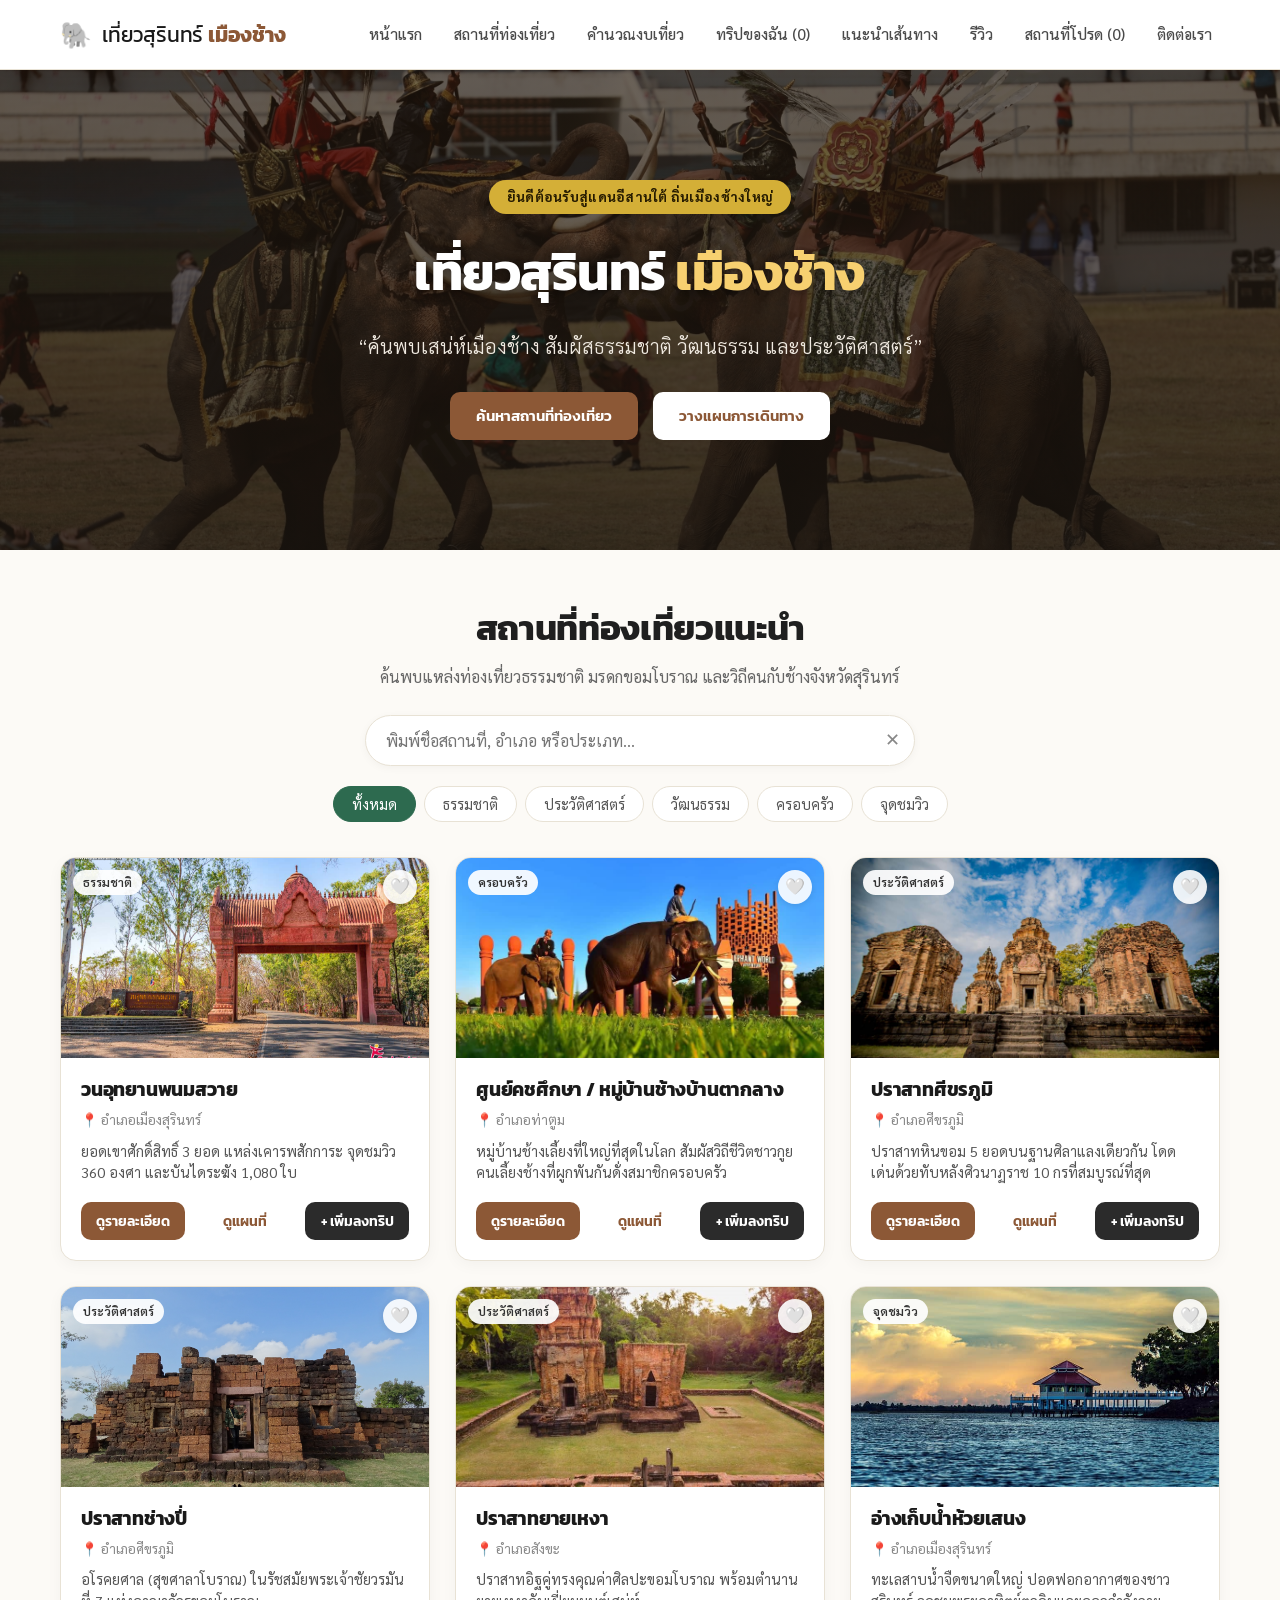
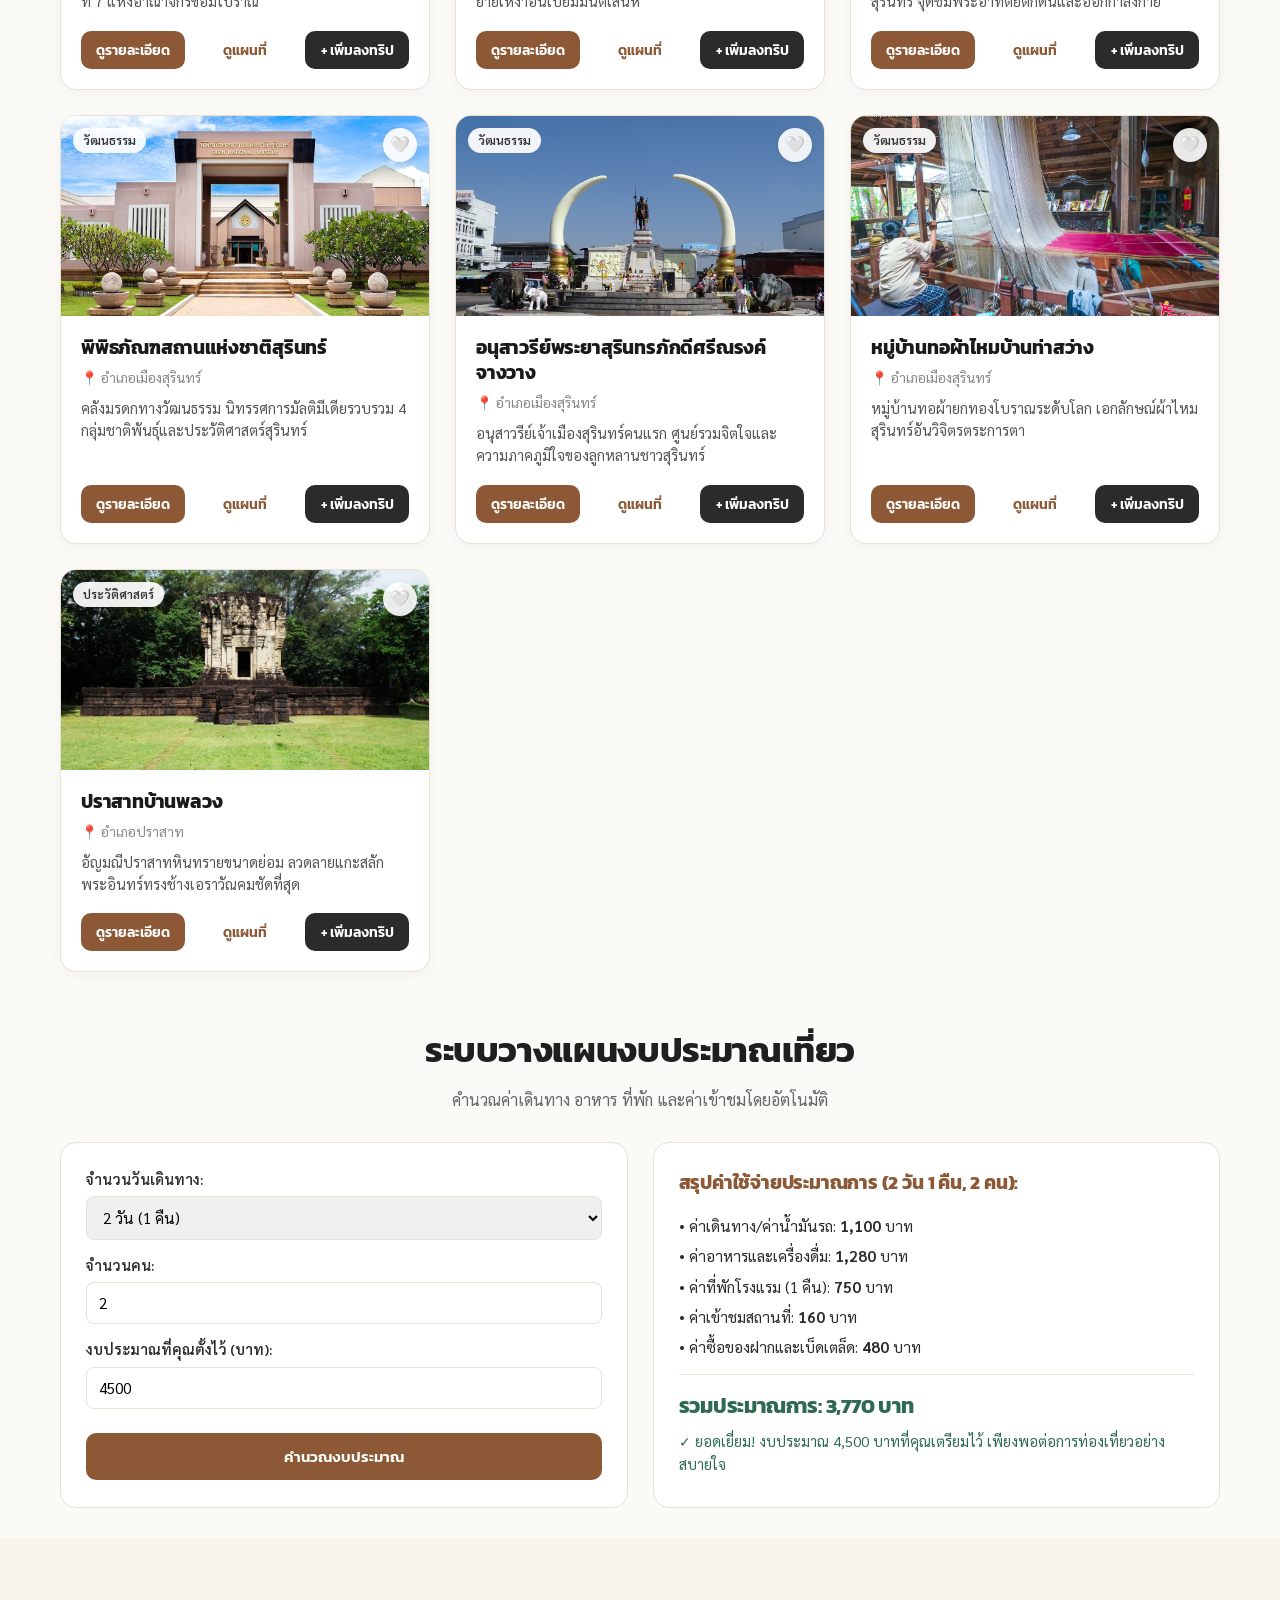
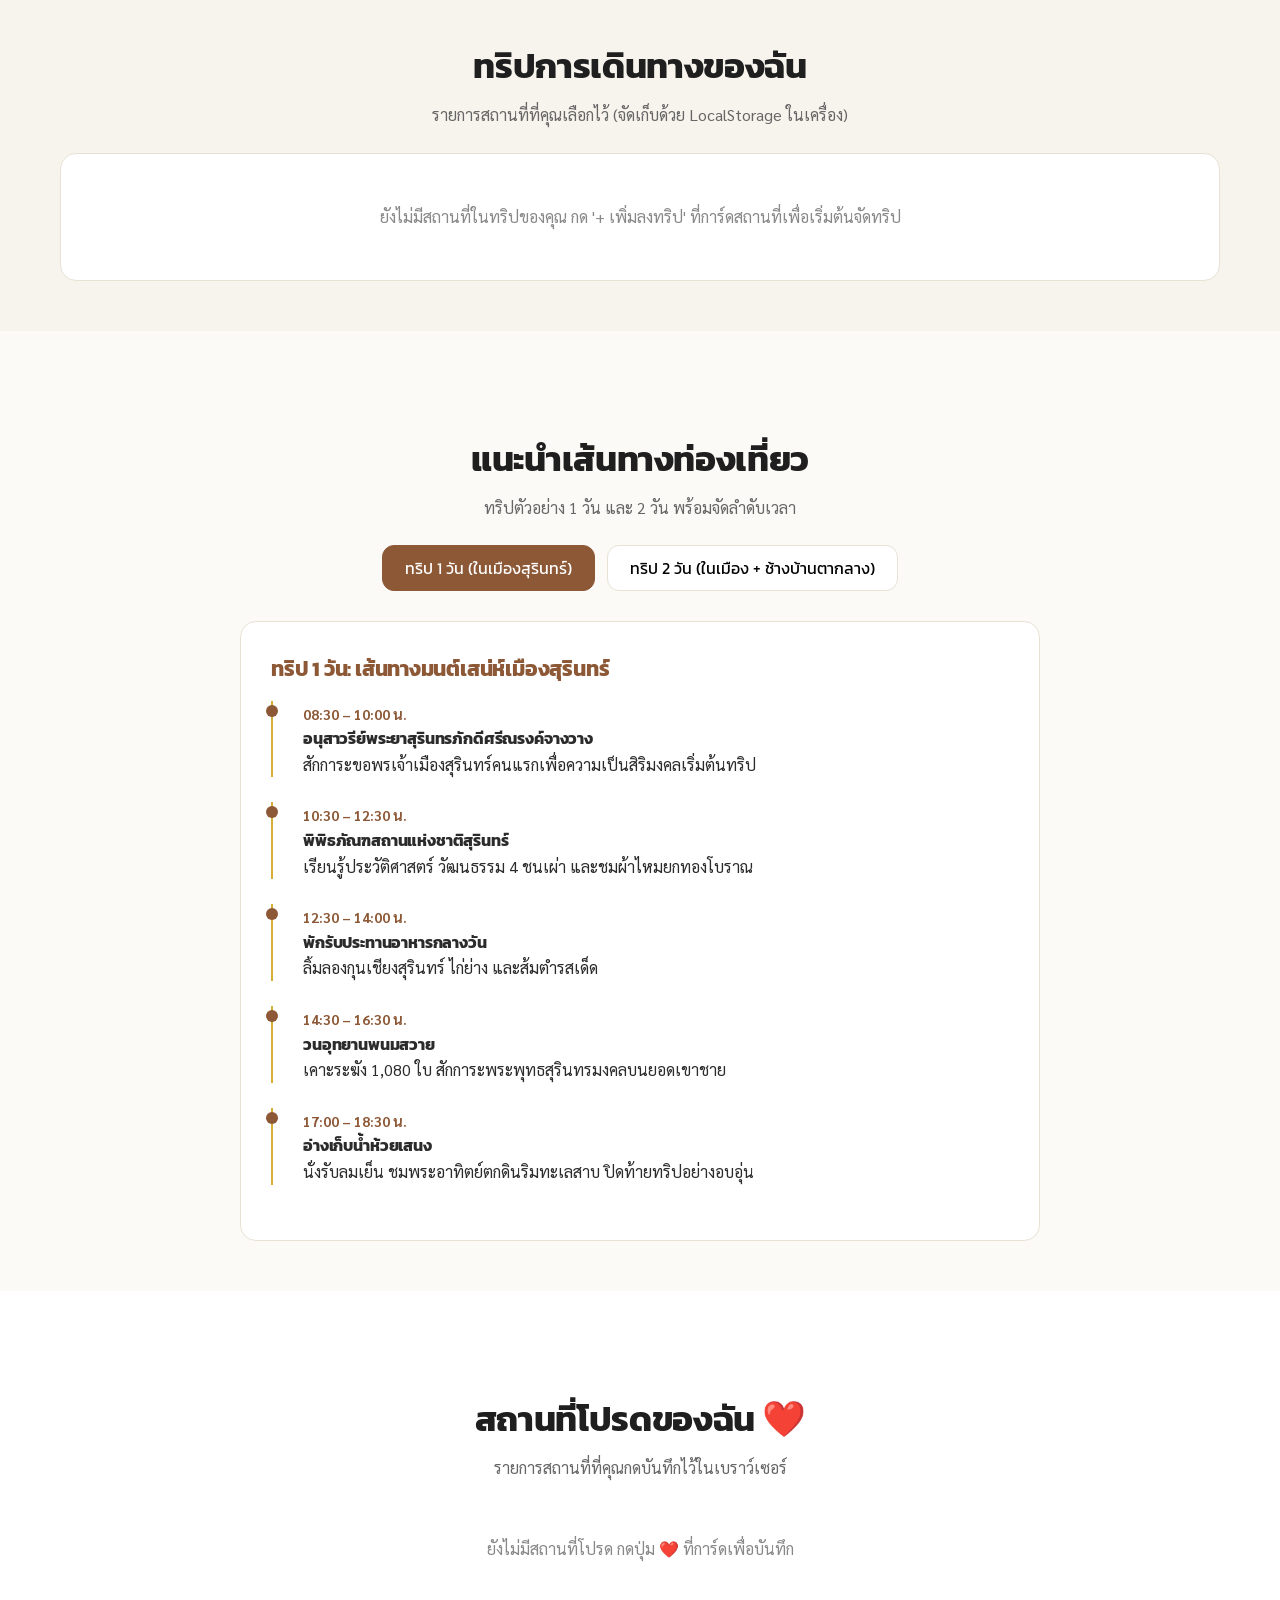
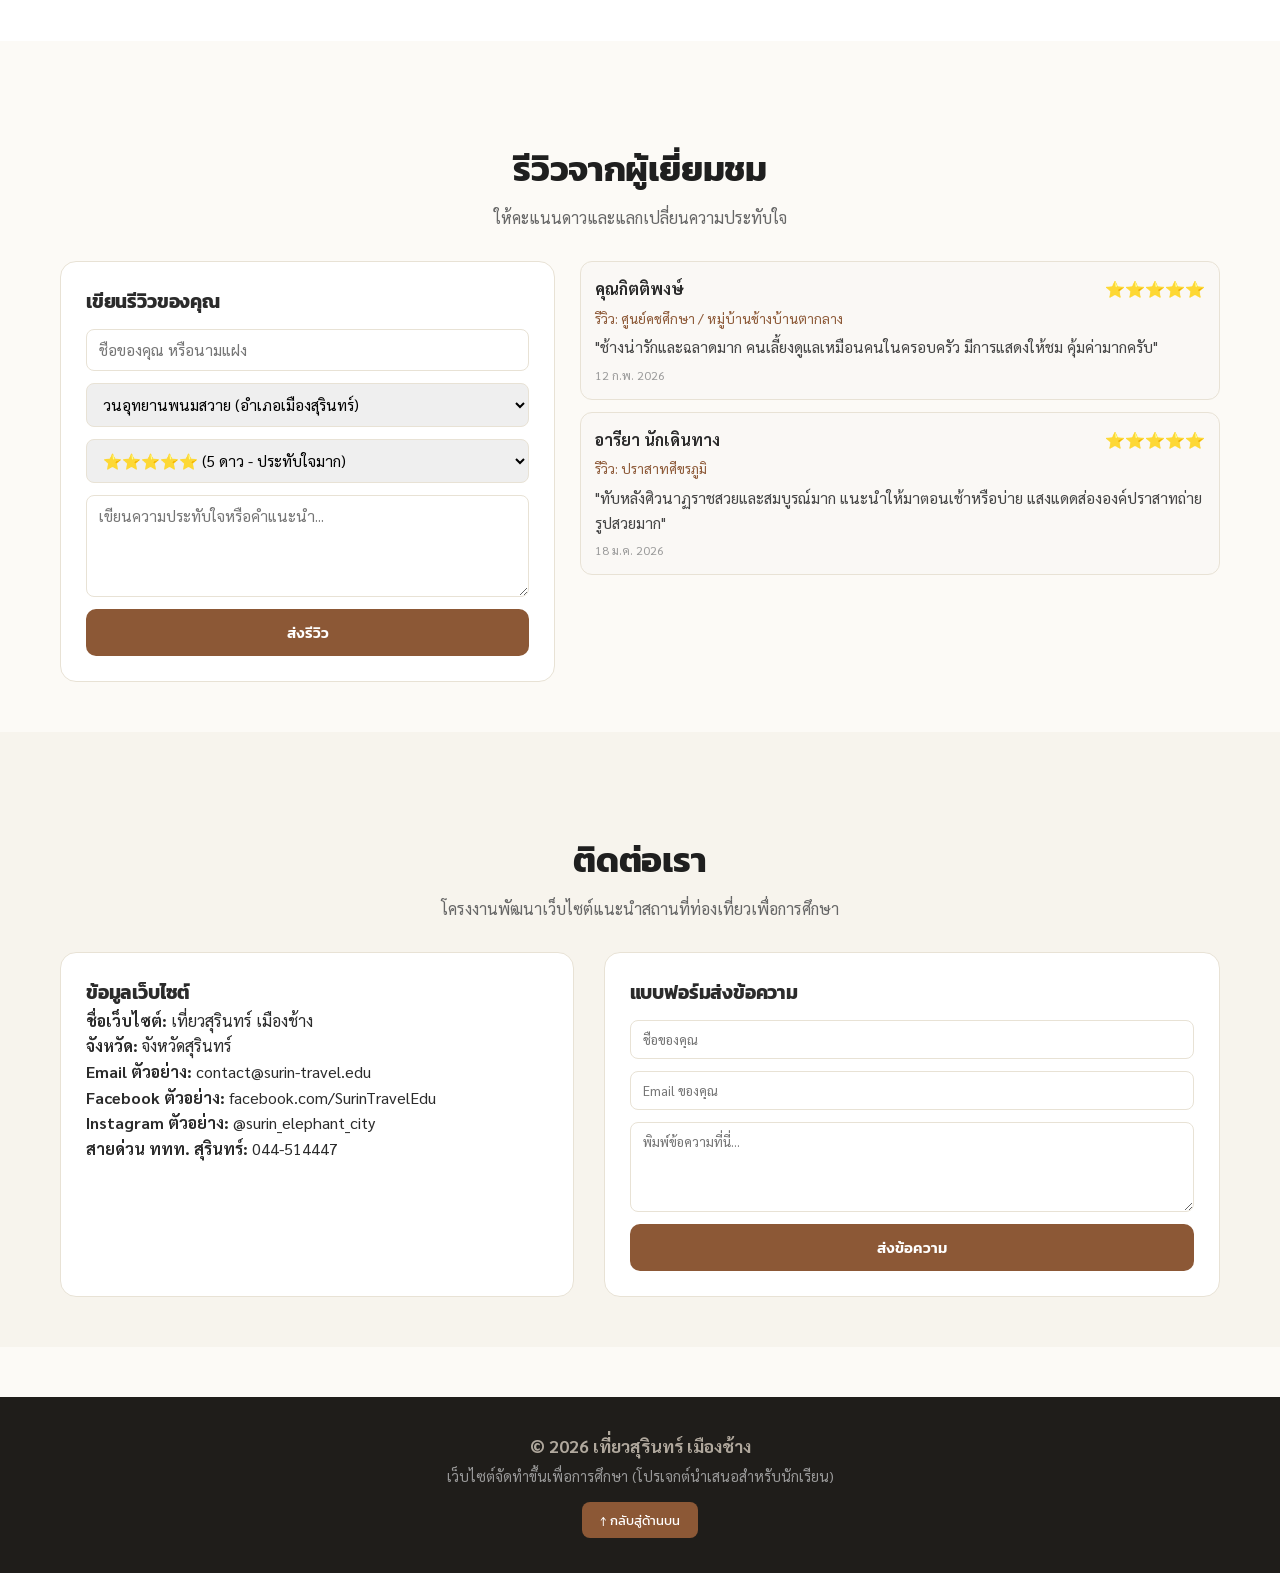
<file: public/student-project/index.html>
<!DOCTYPE html>
<html lang="th">
<head>
  <meta charset="UTF-8">
  <meta name="viewport" content="width=device-width, initial-scale=1.0">
  <title>เที่ยวสุรินทร์ เมืองช้าง - เว็บไซต์แนะนำสถานที่ท่องเที่ยว</title>
  <meta name="description" content="โครงงานเว็บไซต์แนะนำสถานที่ท่องเที่ยวจังหวัดสุรินทร์ เสน่ห์เมืองช้าง ธรรมชาติ และอารยธรรมขอม">
  <link rel="stylesheet" href="style.css">
  <link rel="preconnect" href="https://fonts.googleapis.com">
  <link rel="preconnect" href="https://fonts.gstatic.com" crossorigin>
  <link href="https://fonts.googleapis.com/css2?family=Kanit:wght@400;600;700&family=Sarabun:wght@300;400;500;600;700&display=swap" rel="stylesheet">
</head>
<body>

  <!-- แถบนำทาง Navbar -->
  <nav class="navbar" id="navbar">
    <div class="nav-container">
      <div class="nav-brand">
        <span class="logo-icon">🐘</span>
        <span class="brand-text">เที่ยวสุรินทร์ <strong>เมืองช้าง</strong></span>
      </div>
      <div class="nav-links" id="navLinks">
        <a href="#hero">หน้าแรก</a>
        <a href="#places">สถานที่ท่องเที่ยว</a>
        <a href="#budget">คำนวณงบเที่ยว</a>
        <a href="#mytrip">ทริปของฉัน (<span id="tripBadge">0</span>)</a>
        <a href="#itinerary">แนะนำเส้นทาง</a>
        <a href="#reviews">รีวิว</a>
        <a href="#favorites">สถานที่โปรด (<span id="favBadge">0</span>)</a>
        <a href="#contact">ติดต่อเรา</a>
      </div>
      <button class="menu-toggle" id="menuToggle" aria-label="เปิดเมนู">☰</button>
    </div>
  </nav>

  <!-- หน้าแรก Hero Section -->
  <header class="hero" id="hero">
    <div class="hero-content">
      <div class="hero-badge">ยินดีต้อนรับสู่แดนอีสานใต้ ถิ่นเมืองช้างใหญ่</div>
      <h1>เที่ยวสุรินทร์ <span class="highlight">เมืองช้าง</span></h1>
      <p class="tagline">“ค้นพบเสน่ห์เมืองช้าง สัมผัสธรรมชาติ วัฒนธรรม และประวัติศาสตร์”</p>
      <div class="hero-buttons">
        <a href="#places" class="btn btn-primary">ค้นหาสถานที่ท่องเที่ยว</a>
        <a href="#budget" class="btn btn-secondary">วางแผนการเดินทาง</a>
      </div>
    </div>
  </header>

  <!-- ส่วนสถานที่ท่องเที่ยว ค้นหา และกรอง -->
  <section class="places-section" id="places">
    <div class="container">
      <div class="section-title">
        <h2>สถานที่ท่องเที่ยวแนะนำ</h2>
        <p>ค้นพบแหล่งท่องเที่ยวธรรมชาติ มรดกขอมโบราณ และวิถีคนกับช้างจังหวัดสุรินทร์</p>
      </div>

      <!-- ค้นหาแบบ Real-time -->
      <div class="search-box">
        <input type="text" id="searchInput" placeholder="พิมพ์ชื่อสถานที่, อำเภอ หรือประเภท..." autocomplete="off">
        <button id="clearSearchBtn" title="ล้างการค้นหา">✕</button>
      </div>

      <!-- ปุ่มกรองประเภท -->
      <div class="filter-buttons" id="filterButtons">
        <button class="filter-btn active" data-category="ทั้งหมด">ทั้งหมด</button>
        <button class="filter-btn" data-category="ธรรมชาติ">ธรรมชาติ</button>
        <button class="filter-btn" data-category="ประวัติศาสตร์">ประวัติศาสตร์</button>
        <button class="filter-btn" data-category="วัฒนธรรม">วัฒนธรรม</button>
        <button class="filter-btn" data-category="ครอบครัว">ครอบครัว</button>
        <button class="filter-btn" data-category="จุดชมวิว">จุดชมวิว</button>
      </div>

      <!-- การ์ดสถานที่ท่องเที่ยว -->
      <div class="places-grid" id="placesGrid"></div>

      <!-- ข้อความไม่พบ -->
      <div id="noResults" class="no-results" style="display: none;">
        <p>ไม่พบสถานที่ที่ค้นหา</p>
      </div>
    </div>
  </section>

  <!-- หน้าต่างรายละเอียดสถานที่ (Modal) -->
  <div class="modal" id="detailModal">
    <div class="modal-content" id="modalContent">
      <button class="close-modal" id="closeModalBtn">&times;</button>
      <div id="modalBody"></div>
    </div>
  </div>

  <!-- ระบบคำนวณงบประมาณเที่ยว -->
  <section class="budget-section" id="budget">
    <div class="container">
      <div class="section-title">
        <h2>ระบบวางแผนงบประมาณเที่ยว</h2>
        <p>คำนวณค่าเดินทาง อาหาร ที่พัก และค่าเข้าชมโดยอัตโนมัติ</p>
      </div>
      <div class="budget-grid">
        <div class="budget-card input-card">
          <label>จำนวนวันเดินทาง: 
            <select id="calcDays">
              <option value="1">1 วัน (เช้า-เย็นกลับ)</option>
              <option value="2" selected>2 วัน (1 คืน)</option>
              <option value="3">3 วัน (2 คืน)</option>
            </select>
          </label>
          <label>จำนวนคน: 
            <input type="number" id="calcPeople" value="2" min="1" max="10">
          </label>
          <label>งบประมาณที่คุณตั้งไว้ (บาท): 
            <input type="number" id="calcBudget" value="4500" min="500" step="500">
          </label>
          <button id="recalcBtn" class="btn btn-primary" style="width: 100%; margin-top: 10px;">คำนวณงบประมาณ</button>
        </div>
        <div class="budget-card result-card" id="calcResults"></div>
      </div>
    </div>
  </section>

  <!-- ระบบจัดทริปของฉัน (My Trip) -->
  <section class="mytrip-section" id="mytrip">
    <div class="container">
      <div class="section-title">
        <h2>ทริปการเดินทางของฉัน</h2>
        <p>รายการสถานที่ที่คุณเลือกไว้ (จัดเก็บด้วย LocalStorage ในเครื่อง)</p>
      </div>
      <div id="myTripList" class="trip-list"></div>
    </div>
  </section>

  <!-- แนะนำเส้นทางท่องเที่ยว -->
  <section class="itinerary-section" id="itinerary">
    <div class="container">
      <div class="section-title">
        <h2>แนะนำเส้นทางท่องเที่ยว</h2>
        <p>ทริปตัวอย่าง 1 วัน และ 2 วัน พร้อมจัดลำดับเวลา</p>
      </div>
      <div class="itinerary-tabs">
        <button class="itinerary-tab active" id="tabTrip1" onclick="showItinerary(1)">ทริป 1 วัน (ในเมืองสุรินทร์)</button>
        <button class="itinerary-tab" id="tabTrip2" onclick="showItinerary(2)">ทริป 2 วัน (ในเมือง + ช้างบ้านตากลาง)</button>
      </div>
      <div id="itineraryContent" class="timeline-box"></div>
    </div>
  </section>

  <!-- สถานที่โปรด Favorites -->
  <section class="favorites-section" id="favorites" style="padding: 50px 0; background: #fff;">
    <div class="container">
      <div class="section-title">
        <h2>สถานที่โปรดของฉัน ❤️</h2>
        <p>รายการสถานที่ที่คุณกดบันทึกไว้ในเบราว์เซอร์</p>
      </div>
      <div id="favoritesList" class="favorites-grid" style="display: grid; grid-template-columns: repeat(auto-fill, minmax(280px, 1fr)); gap: 20px;"></div>
    </div>
  </section>

  <!-- ระบบรีวิว -->
  <section class="reviews-section" id="reviews">
    <div class="container">
      <div class="section-title">
        <h2>รีวิวจากผู้เยี่ยมชม</h2>
        <p>ให้คะแนนดาวและแลกเปลี่ยนความประทับใจ</p>
      </div>
      <div class="reviews-layout">
        <form id="reviewForm" class="review-form">
          <h3>เขียนรีวิวของคุณ</h3>
          <input type="text" id="reviewerName" placeholder="ชื่อของคุณ หรือนามแฝง" required>
          <select id="reviewPlace" required></select>
          <select id="reviewRating">
            <option value="5">⭐⭐⭐⭐⭐ (5 ดาว - ประทับใจมาก)</option>
            <option value="4">⭐⭐⭐⭐ (4 ดาว - ดีมาก)</option>
            <option value="3">⭐⭐⭐ (3 ดาว - ปานกลาง)</option>
            <option value="2">⭐⭐ (2 ดาว - ควรปรับปรุง)</option>
            <option value="1">⭐ (1 ดาว - ไม่ประทับใจ)</option>
          </select>
          <textarea id="reviewComment" placeholder="เขียนความประทับใจหรือคำแนะนำ..." rows="4" required></textarea>
          <button type="submit" class="btn btn-primary" style="width: 100%;">ส่งรีวิว</button>
        </form>
        <div id="reviewsList" class="reviews-list"></div>
      </div>
    </div>
  </section>

  <!-- ข้อมูลติดต่อ -->
  <section class="contact-section" id="contact">
    <div class="container">
      <div class="section-title">
        <h2>ติดต่อเรา</h2>
        <p>โครงงานพัฒนาเว็บไซต์แนะนำสถานที่ท่องเที่ยวเพื่อการศึกษา</p>
      </div>
      <div class="contact-grid">
        <div class="contact-info">
          <h3>ข้อมูลเว็บไซต์</h3>
          <p><strong>ชื่อเว็บไซต์:</strong> เที่ยวสุรินทร์ เมืองช้าง</p>
          <p><strong>จังหวัด:</strong> จังหวัดสุรินทร์</p>
          <p><strong>Email ตัวอย่าง:</strong> contact@surin-travel.edu</p>
          <p><strong>Facebook ตัวอย่าง:</strong> facebook.com/SurinTravelEdu</p>
          <p><strong>Instagram ตัวอย่าง:</strong> @surin_elephant_city</p>
          <p><strong>สายด่วน ททท. สุรินทร์:</strong> 044-514447</p>
        </div>
        <form class="contact-form" onsubmit="alert('ส่งข้อความเรียบร้อย ขอบคุณครับ!'); this.reset(); return false;">
          <h3>แบบฟอร์มส่งข้อความ</h3>
          <input type="text" placeholder="ชื่อของคุณ" required>
          <input type="email" placeholder="Email ของคุณ" required>
          <textarea placeholder="พิมพ์ข้อความที่นี่..." rows="4" required></textarea>
          <button type="submit" class="btn btn-primary">ส่งข้อความ</button>
        </form>
      </div>
    </div>
  </section>

  <!-- ส่วนท้าย Footer -->
  <footer class="footer">
    <div class="container">
      <p style="font-weight: bold; font-size: 1.1rem; margin-bottom: 5px;">© 2026 เที่ยวสุรินทร์ เมืองช้าง</p>
      <p style="color: #999; font-size: 0.9rem;">เว็บไซต์จัดทำขึ้นเพื่อการศึกษา (โปรเจกต์นำเสนอสำหรับนักเรียน)</p>
      <button id="backToTopBtn" class="back-to-top">↑ กลับสู่ด้านบน</button>
    </div>
  </footer>

  <script src="script.js"></script>
</body>
</html>
</file>
<file: public/student-project/style.css>
/* 
========================================================================
โครงงาน: เว็บไซต์แนะนำสถานที่ท่องเที่ยวจังหวัดสุรินทร์
ชื่อเว็บไซต์: "เที่ยวสุรินทร์ เมืองช้าง"
ไฟล์: style.css
ธีม: เมืองช้างและวัฒนธรรมสุรินทร์ (เขียว, น้ำตาล, ทอง, ครีม)
Responsive Design รองรับมือถือ แท็บเล็ต และคอมพิวเตอร์
========================================================================
*/

:root {
  --color-primary: #8c5836;       /* น้ำตาลดินเผา/ช้าง */
  --color-primary-dark: #6e4125;
  --color-secondary: #2d6a4f;     /* เขียวธรรมชาติ/ป่าไม้ */
  --color-accent: #d4af37;        /* ทองมรดกวัฒนธรรม */
  --color-bg: #fcfaf6;            /* ครีมละมุนตา */
  --color-surface: #ffffff;
  --color-text-main: #2b2b2b;
  --color-text-muted: #666666;
  --color-border: #e8e2d5;
  --font-heading: 'Kanit', sans-serif;
  --font-body: 'Sarabun', sans-serif;
}

* {
  margin: 0;
  padding: 0;
  box-sizing: border-box;
}

body {
  font-family: var(--font-body);
  background-color: var(--color-bg);
  color: var(--color-text-main);
  line-height: 1.6;
  scroll-behavior: smooth;
}

h1, h2, h3, h4, h5, .brand-text {
  font-family: var(--font-heading);
  letter-spacing: -0.01em;
}

.container {
  max-width: 1200px;
  margin: 0 auto;
  padding: 0 20px;
}

/* 1. แถบนำทาง Navbar */
.navbar {
  position: sticky;
  top: 0;
  background: rgba(255, 255, 255, 0.95);
  backdrop-filter: blur(8px);
  border-bottom: 1px solid var(--color-border);
  z-index: 1000;
  box-shadow: 0 2px 10px rgba(0,0,0,0.03);
}

.nav-container {
  max-width: 1200px;
  margin: 0 auto;
  padding: 14px 20px;
  display: flex;
  justify-content: space-between;
  align-items: center;
}

.nav-brand {
  display: flex;
  align-items: center;
  gap: 10px;
  font-size: 1.3rem;
  color: #1a1a1a;
  text-decoration: none;
}

.logo-icon {
  font-size: 1.6rem;
}

.nav-brand strong {
  color: var(--color-primary);
}

.nav-links {
  display: flex;
  align-items: center;
  gap: 16px;
}

.nav-links a {
  text-decoration: none;
  color: #4a4a4a;
  font-size: 0.95rem;
  font-weight: 500;
  transition: color 0.2s;
  padding: 4px 8px;
  border-radius: 6px;
}

.nav-links a:hover {
  color: var(--color-primary);
  background-color: #f7f3eb;
}

.menu-toggle {
  display: none;
  background: none;
  border: none;
  font-size: 1.6rem;
  cursor: pointer;
  color: var(--color-text-main);
}

/* 2. ส่วน Hero */
.hero {
  background: linear-gradient(rgba(35, 24, 15, 0.65), rgba(25, 20, 15, 0.8)),
              url('images/surin-symbol.jpg') center/cover no-repeat;
  color: #ffffff;
  padding: 110px 20px;
  text-align: center;
}

.hero-content {
  max-width: 800px;
  margin: 0 auto;
}

.hero-badge {
  display: inline-block;
  background: var(--color-accent);
  color: #261b00;
  padding: 6px 18px;
  border-radius: 20px;
  font-size: 0.85rem;
  font-weight: 700;
  margin-bottom: 18px;
  letter-spacing: 0.02em;
}

.hero h1 {
  font-size: 3.2rem;
  margin-bottom: 16px;
  text-shadow: 0 2px 10px rgba(0,0,0,0.4);
}

.hero .highlight {
  color: #f7d070;
}

.tagline {
  font-size: 1.25rem;
  margin-bottom: 30px;
  color: #f0eae1;
  font-weight: 300;
}

.hero-buttons {
  display: flex;
  justify-content: center;
  gap: 15px;
  flex-wrap: wrap;
}

/* ปุ่มทั่วไป */
.btn {
  display: inline-block;
  padding: 12px 26px;
  border-radius: 10px;
  font-family: var(--font-heading);
  text-decoration: none;
  font-weight: 600;
  cursor: pointer;
  border: none;
  transition: all 0.2s;
  font-size: 0.95rem;
}

.btn:hover {
  transform: translateY(-2px);
  box-shadow: 0 4px 12px rgba(0,0,0,0.15);
}

.btn-primary {
  background-color: var(--color-primary);
  color: #ffffff;
}

.btn-primary:hover {
  background-color: var(--color-primary-dark);
}

.btn-secondary {
  background-color: #ffffff;
  color: var(--color-primary);
}

.btn-secondary:hover {
  background-color: #f7f3eb;
}

/* 3. ส่วนค้นหาและกรอง */
.section-title {
  text-align: center;
  margin: 50px 0 25px;
}

.section-title h2 {
  font-size: 2.2rem;
  color: #1f1f1f;
  margin-bottom: 8px;
}

.section-title p {
  color: var(--color-text-muted);
  font-size: 1rem;
}

.search-box {
  max-width: 550px;
  margin: 0 auto 20px;
  position: relative;
}

.search-box input {
  width: 100%;
  padding: 14px 45px 14px 20px;
  border: 1px solid var(--color-border);
  border-radius: 30px;
  font-size: 1rem;
  font-family: var(--font-body);
  background-color: var(--color-surface);
  box-shadow: 0 2px 8px rgba(0,0,0,0.04);
  outline: none;
  transition: border-color 0.2s;
}

.search-box input:focus {
  border-color: var(--color-primary);
}

.search-box button {
  position: absolute;
  right: 15px;
  top: 50%;
  transform: translateY(-50%);
  background: none;
  border: none;
  font-size: 1.1rem;
  color: #888;
  cursor: pointer;
}

.filter-buttons {
  display: flex;
  justify-content: center;
  flex-wrap: wrap;
  gap: 8px;
  margin-bottom: 35px;
}

.filter-btn {
  padding: 8px 18px;
  border-radius: 20px;
  border: 1px solid var(--color-border);
  background: var(--color-surface);
  cursor: pointer;
  font-size: 0.9rem;
  font-family: var(--font-body);
  color: #555;
  transition: all 0.2s;
}

.filter-btn.active, .filter-btn:hover {
  background: var(--color-secondary);
  color: #ffffff;
  border-color: var(--color-secondary);
}

/* 4. การ์ดสถานที่ท่องเที่ยว */
.places-grid {
  display: grid;
  grid-template-columns: repeat(auto-fill, minmax(280px, 1fr));
  gap: 25px;
  margin-bottom: 40px;
}

.place-card {
  background: var(--color-surface);
  border-radius: 16px;
  overflow: hidden;
  box-shadow: 0 4px 15px rgba(0,0,0,0.04);
  border: 1px solid var(--color-border);
  transition: transform 0.25s, box-shadow 0.25s;
  display: flex;
  flex-direction: column;
}

.place-card:hover {
  transform: translateY(-6px);
  box-shadow: 0 12px 28px rgba(0,0,0,0.09);
}

.card-img-box {
  position: relative;
  width: 100%;
  height: 200px;
  background-color: #eee;
}

.card-img {
  width: 100%;
  height: 100%;
  object-fit: cover;
}

.card-category-badge {
  position: absolute;
  top: 12px;
  left: 12px;
  background: rgba(255,255,255,0.92);
  padding: 3px 10px;
  border-radius: 20px;
  font-size: 0.75rem;
  font-weight: 600;
  color: #333;
}

.card-fav-btn {
  position: absolute;
  top: 12px;
  right: 12px;
  background: rgba(255,255,255,0.9);
  border: none;
  border-radius: 50%;
  width: 34px;
  height: 34px;
  display: flex;
  align-items: center;
  justify-content: center;
  cursor: pointer;
  font-size: 1rem;
  box-shadow: 0 2px 6px rgba(0,0,0,0.1);
  transition: transform 0.15s;
}

.card-fav-btn:hover {
  transform: scale(1.15);
}

.card-body {
  padding: 20px;
  flex: 1;
  display: flex;
  flex-direction: column;
  justify-content: space-between;
}

.card-title {
  font-size: 1.2rem;
  margin-bottom: 6px;
  color: #1a1a1a;
  line-height: 1.3;
}

.card-district {
  font-size: 0.85rem;
  color: #888;
  margin-bottom: 10px;
}

.card-desc {
  font-size: 0.9rem;
  color: #555;
  margin-bottom: 18px;
  line-height: 1.5;
}

.card-actions {
  display: flex;
  gap: 8px;
}

.card-actions .btn {
  flex: 1;
  text-align: center;
  padding: 9px 12px;
  font-size: 0.85rem;
}

/* 5. Modal ป๊อปอัป */
.modal {
  display: none;
  position: fixed;
  inset: 0;
  background: rgba(0, 0, 0, 0.75);
  z-index: 2000;
  align-items: center;
  justify-content: center;
  padding: 20px;
}

.modal-content {
  background: var(--color-surface);
  width: 100%;
  max-width: 680px;
  max-height: 85vh;
  overflow-y: auto;
  border-radius: 20px;
  padding: 28px;
  position: relative;
  box-shadow: 0 20px 40px rgba(0,0,0,0.3);
}

.close-modal {
  position: absolute;
  top: 15px;
  right: 18px;
  font-size: 1.8rem;
  border: none;
  background: none;
  cursor: pointer;
  color: #777;
}

.close-modal:hover {
  color: #000;
}

/* 6. ระบบคำนวณงบประมาณ */
.budget-grid {
  display: grid;
  grid-template-columns: 1fr 1fr;
  gap: 25px;
  margin: 30px 0;
}

.budget-card {
  background: var(--color-surface);
  padding: 25px;
  border-radius: 16px;
  border: 1px solid var(--color-border);
}

.input-card label {
  display: block;
  font-size: 0.9rem;
  font-weight: 600;
  margin-bottom: 14px;
}

.input-card input, .input-card select {
  width: 100%;
  padding: 10px 12px;
  margin-top: 5px;
  border-radius: 8px;
  border: 1px solid var(--color-border);
  font-size: 0.95rem;
  font-family: var(--font-body);
}

.result-card h3 {
  margin-bottom: 15px;
  font-size: 1.2rem;
  color: var(--color-primary);
}

.result-card p {
  font-size: 0.95rem;
  margin-bottom: 6px;
}

/* 7. ทริปของฉัน */
.mytrip-section {
  padding: 50px 0;
  background: #f7f4ed;
}

.trip-list {
  background: var(--color-surface);
  border-radius: 16px;
  padding: 20px;
  border: 1px solid var(--color-border);
}

/* 8. แนะนำเส้นทาง Itinerary */
.itinerary-section {
  padding: 50px 0;
}

.itinerary-tabs {
  display: flex;
  justify-content: center;
  gap: 12px;
  margin-bottom: 30px;
}

.itinerary-tab {
  padding: 10px 22px;
  background: var(--color-surface);
  border: 1px solid var(--color-border);
  border-radius: 12px;
  font-family: var(--font-heading);
  font-size: 1rem;
  cursor: pointer;
  transition: all 0.2s;
}

.itinerary-tab.active {
  background: var(--color-primary);
  color: #fff;
  border-color: var(--color-primary);
}

.timeline-box {
  background: var(--color-surface);
  border-radius: 16px;
  padding: 30px;
  border: 1px solid var(--color-border);
  max-width: 800px;
  margin: 0 auto;
}

.timeline-item {
  position: relative;
  padding-left: 30px;
  margin-bottom: 25px;
  border-left: 2px solid var(--color-accent);
}

.timeline-item::before {
  content: '';
  position: absolute;
  left: -7px;
  top: 4px;
  width: 12px;
  height: 12px;
  border-radius: 50%;
  background: var(--color-primary);
}

.timeline-time {
  font-weight: bold;
  color: var(--color-primary);
  font-size: 0.9rem;
}

/* 9. รีวิว */
.reviews-section {
  padding: 50px 0;
}

.reviews-layout {
  display: grid;
  grid-template-columns: 1fr 1.3fr;
  gap: 25px;
  margin-top: 30px;
}

.review-form {
  background: var(--color-surface);
  padding: 25px;
  border-radius: 16px;
  border: 1px solid var(--color-border);
  display: flex;
  flex-direction: column;
  gap: 12px;
}

.review-form input, .review-form select, .review-form textarea {
  padding: 10px 12px;
  border: 1px solid var(--color-border);
  border-radius: 8px;
  font-family: var(--font-body);
  font-size: 0.95rem;
}

.reviews-list {
  max-height: 450px;
  overflow-y: auto;
}

/* 10. ติดต่อเรา */
.contact-section {
  padding: 50px 0;
  background: #f7f4ed;
}

.contact-grid {
  display: grid;
  grid-template-columns: 1fr 1.2fr;
  gap: 30px;
  margin-top: 30px;
}

.contact-info, .contact-form {
  background: var(--color-surface);
  padding: 25px;
  border-radius: 16px;
  border: 1px solid var(--color-border);
}

.contact-form {
  display: flex;
  flex-direction: column;
  gap: 12px;
}

.contact-form input, .contact-form textarea {
  padding: 10px 12px;
  border: 1px solid var(--color-border);
  border-radius: 8px;
  font-family: var(--font-body);
}

/* 11. Footer */
.footer {
  background: #1f1d1a;
  color: #b0a89d;
  text-align: center;
  padding: 35px 20px;
  margin-top: 50px;
}

.back-to-top {
  margin-top: 14px;
  padding: 8px 18px;
  background: var(--color-primary);
  color: #ffffff;
  border: none;
  border-radius: 8px;
  cursor: pointer;
  font-family: var(--font-heading);
}

/* Responsive */
@media (max-width: 900px) {
  .budget-grid, .reviews-layout, .contact-grid {
    grid-template-columns: 1fr;
  }
}

@media (max-width: 768px) {
  .nav-links {
    display: none;
    position: absolute;
    top: 100%;
    left: 0;
    right: 0;
    background: #ffffff;
    flex-direction: column;
    padding: 20px;
    border-bottom: 1px solid var(--color-border);
    box-shadow: 0 10px 20px rgba(0,0,0,0.1);
  }

  .nav-links.show {
    display: flex;
  }

  .menu-toggle {
    display: block;
  }

  .hero h1 {
    font-size: 2.3rem;
  }
}
</file>
